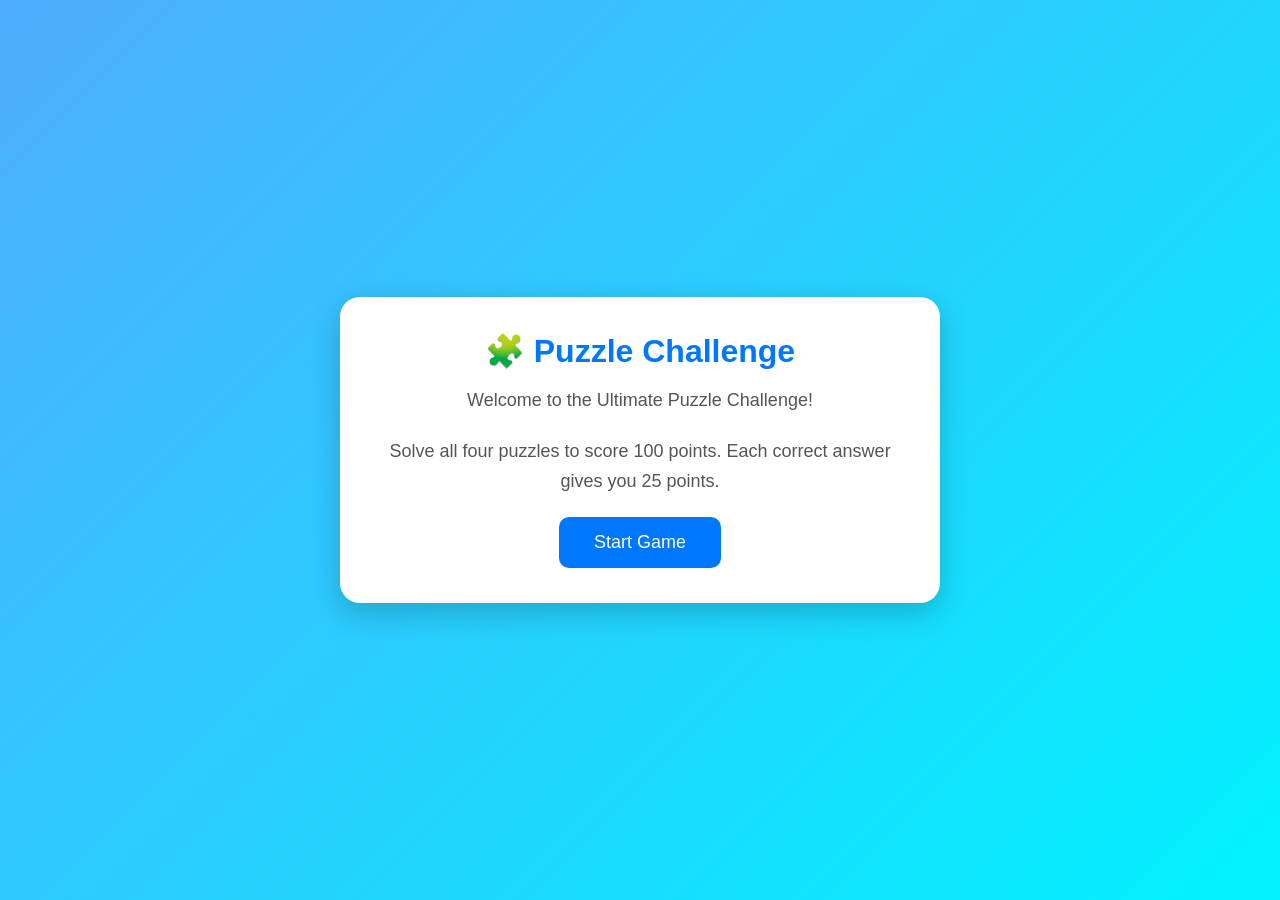
<file: index.html>
<!DOCTYPE html>
<html lang="en">
<head>
<meta charset="UTF-8">
<meta name="viewport" content="width=device-width, initial-scale=1.0">
<title>Puzzle Challenge</title>
<link rel="stylesheet" href="style.css">
</head>

<body>

<div class="container">

<h1>🧩 Puzzle Challenge</h1>

<p>
Welcome to the Ultimate Puzzle Challenge!
</p>

<p>
Solve all four puzzles to score 100 points.
Each correct answer gives you 25 points.
</p>

<button onclick="startGame()">Start Game</button>

</div>

<script src="script.js"></script>

</body>
</html>
</file>
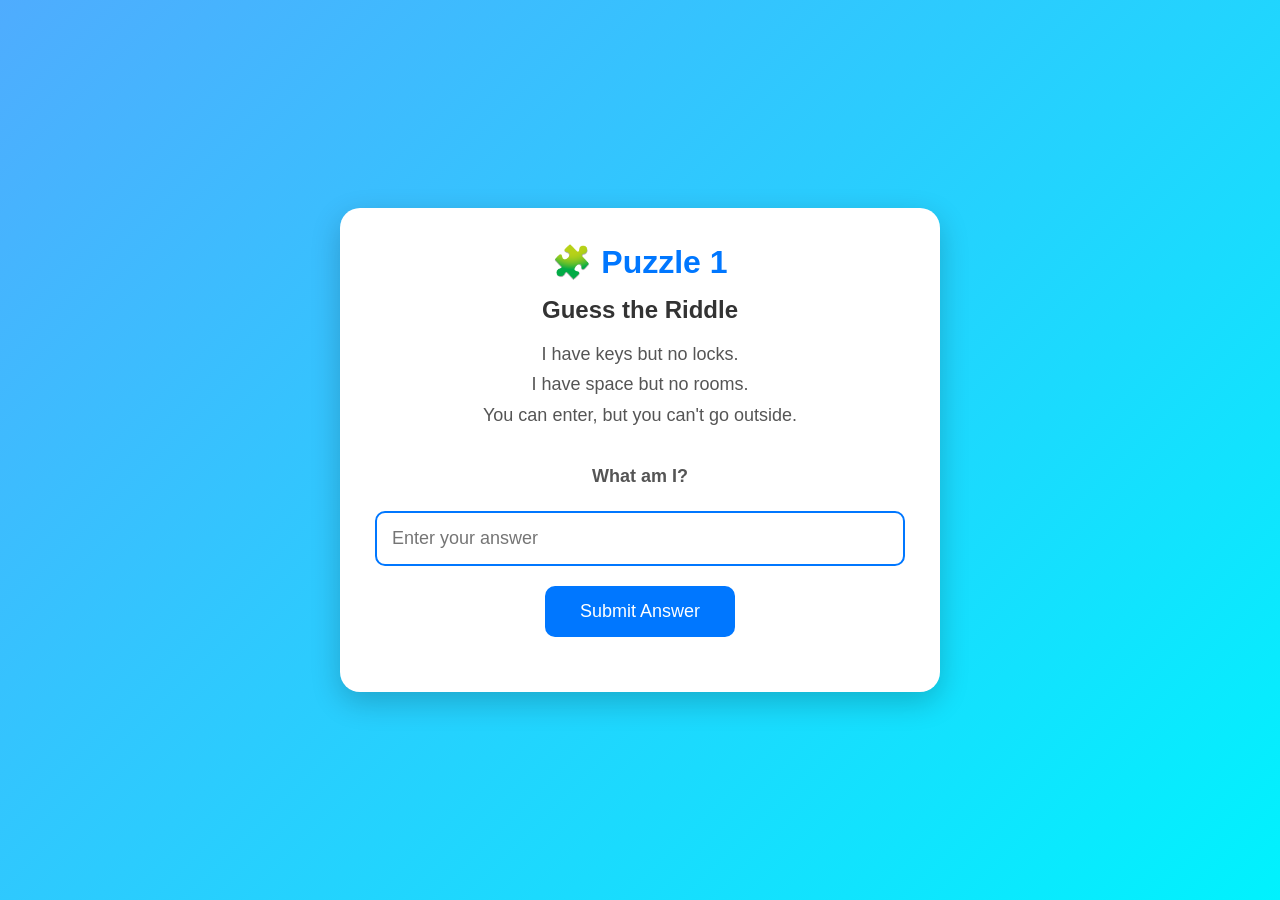
<file: puzzle1.html>
<!DOCTYPE html>
<html lang="en">
<head>
    <meta charset="UTF-8">
    <meta name="viewport" content="width=device-width, initial-scale=1.0">
    <title>Puzzle 1</title>
    <link rel="stylesheet" href="style.css">
</head>
<body>

<div class="container">

    <h1>🧩 Puzzle 1</h1>

    <h2>Guess the Riddle</h2>

    <p>
        I have keys but no locks.<br>
        I have space but no rooms.<br>
        You can enter, but you can't go outside.<br><br>

        <strong>What am I?</strong>
    </p>

    <input
        type="text"
        id="answer"
        placeholder="Enter your answer">

    <button onclick="checkAnswer('keyboard','puzzle2.html')">
        Submit Answer
    </button>

    <p id="result"></p>

</div>

<script src="script.js"></script>

</body>
</html>
</file>
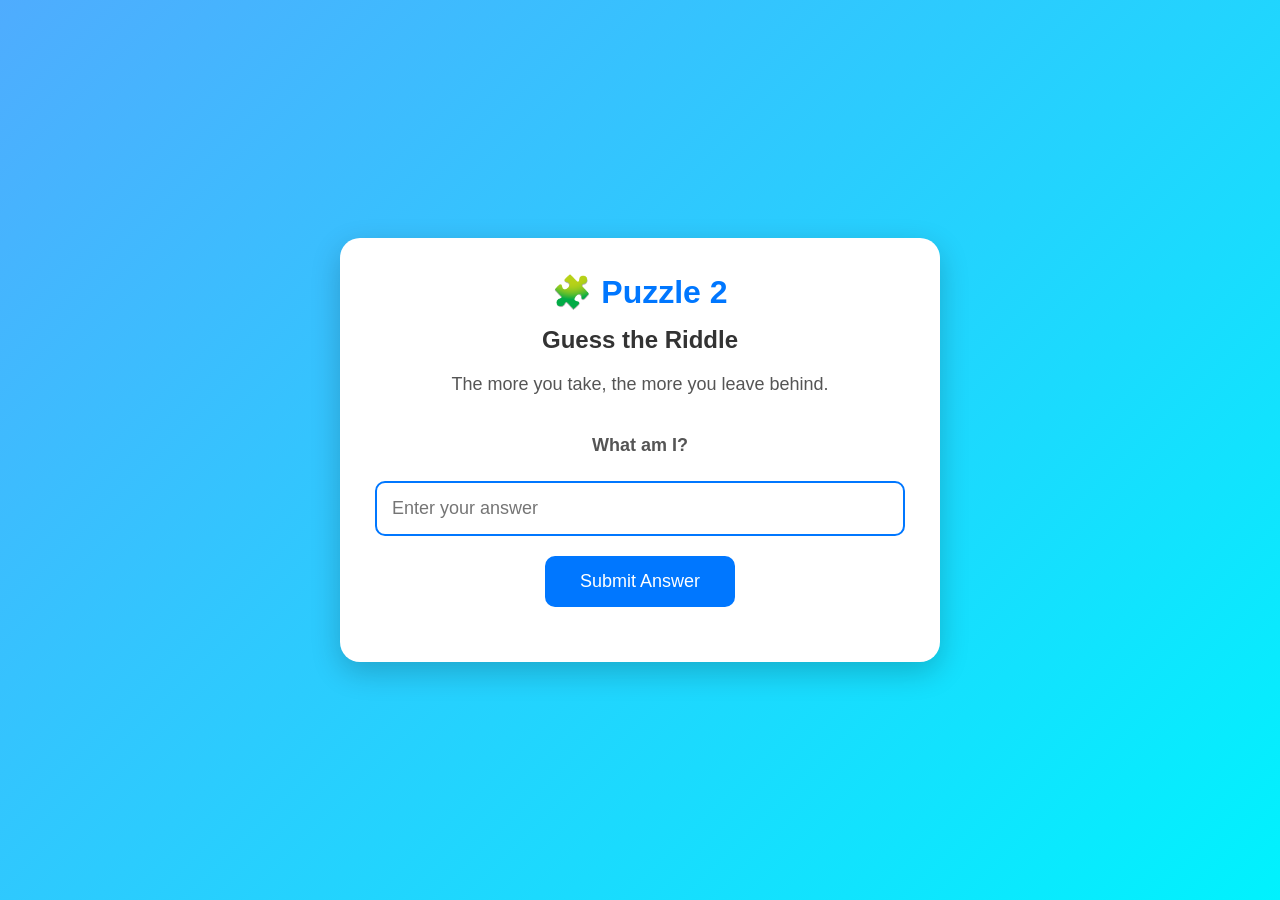
<file: puzzle2.html>
<!DOCTYPE html>
<html lang="en">
<head>
    <meta charset="UTF-8">
    <meta name="viewport" content="width=device-width, initial-scale=1.0">
    <title>Puzzle 2</title>
    <link rel="stylesheet" href="style.css">
</head>
<body>

<div class="container">

    <h1>🧩 Puzzle 2</h1>

    <h2>Guess the Riddle</h2>

    <p>
        The more you take, the more you leave behind.<br><br>

        <strong>What am I?</strong>
    </p>

    <input
        type="text"
        id="answer"
        placeholder="Enter your answer">

    <button onclick="checkAnswer('footsteps','puzzle3.html')">
        Submit Answer
    </button>

    <p id="result"></p>

</div>

<script src="script.js"></script>

</body>
</html>
</file>
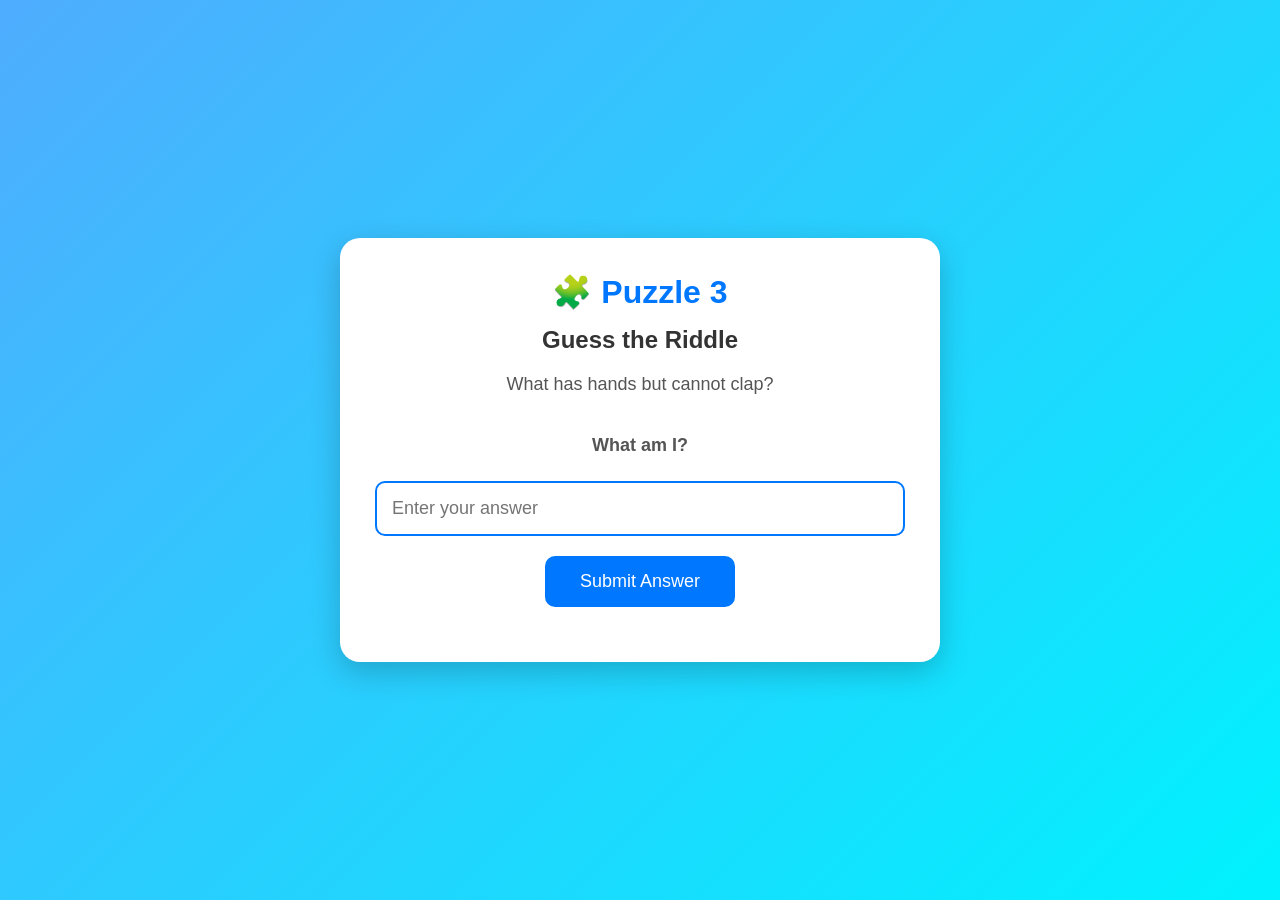
<file: puzzle3.html>
<!DOCTYPE html>
<html lang="en">
<head>
    <meta charset="UTF-8">
    <meta name="viewport" content="width=device-width, initial-scale=1.0">
    <title>Puzzle 3</title>
    <link rel="stylesheet" href="style.css">
</head>
<body>

<div class="container">

    <h1>🧩 Puzzle 3</h1>

    <h2>Guess the Riddle</h2>

    <p>
        What has hands but cannot clap?<br><br>

        <strong>What am I?</strong>
    </p>

    <input
        type="text"
        id="answer"
        placeholder="Enter your answer">

    <button onclick="checkAnswer('clock','puzzle4.html')">
        Submit Answer
    </button>

    <p id="result"></p>

</div>

<script src="script.js"></script>

</body>
</html>
</file>
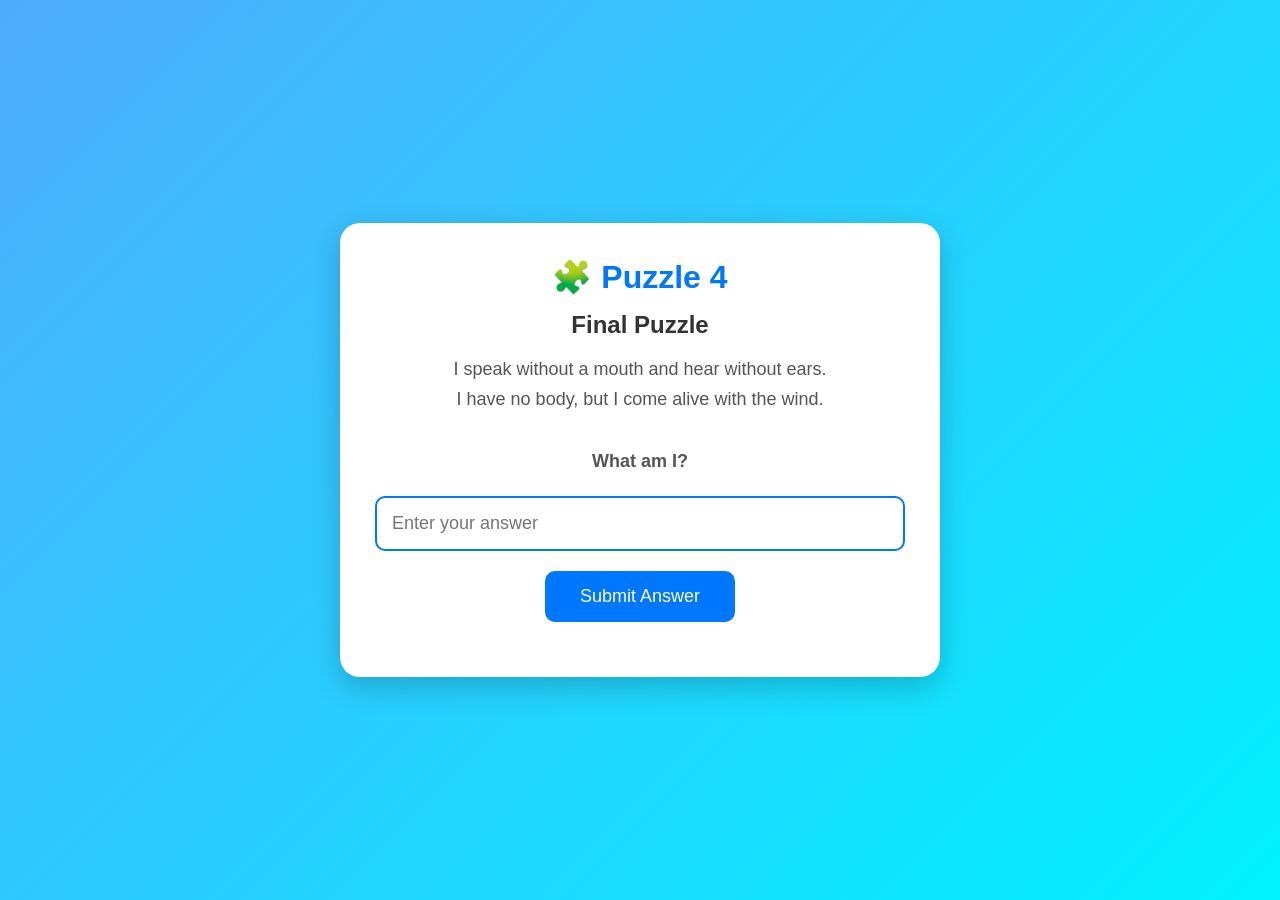
<file: puzzle4.html>
<!DOCTYPE html>
<html lang="en">
<head>
    <meta charset="UTF-8">
    <meta name="viewport" content="width=device-width, initial-scale=1.0">
    <title>Puzzle 4</title>
    <link rel="stylesheet" href="style.css">
</head>
<body>

<div class="container">

    <h1>🧩 Puzzle 4</h1>

    <h2>Final Puzzle</h2>

    <p>
        I speak without a mouth and hear without ears.<br>
        I have no body, but I come alive with the wind.<br><br>

        <strong>What am I?</strong>
    </p>

    <input
        type="text"
        id="answer"
        placeholder="Enter your answer">

    <button onclick="checkAnswer('echo','score.html')">
        Submit Answer
    </button>

    <p id="result"></p>

</div>

<script src="script.js"></script>

</body>
</html>
</file>
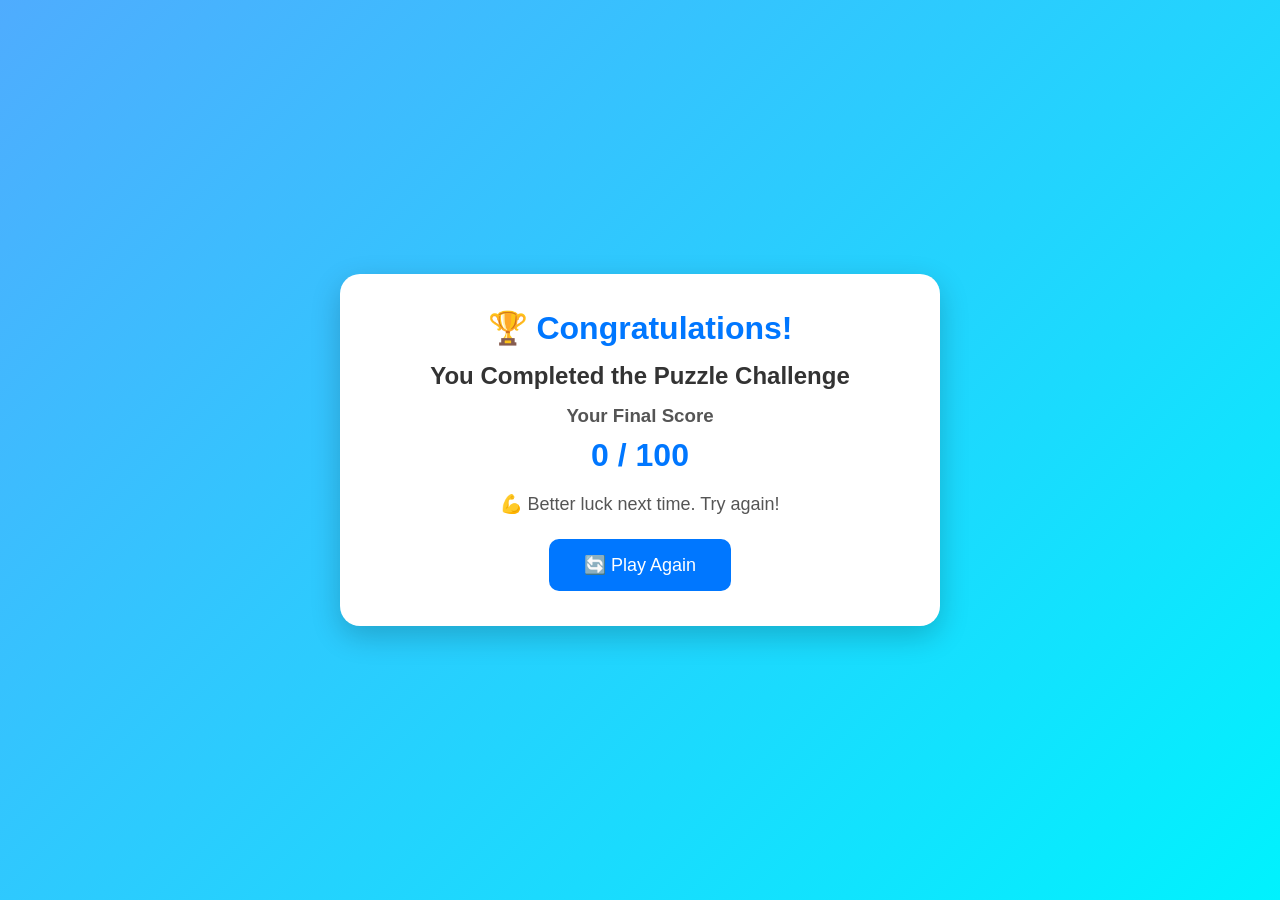
<file: score.html>
<!DOCTYPE html>
<html lang="en">
<head>
    <meta charset="UTF-8">
    <meta name="viewport" content="width=device-width, initial-scale=1.0">
    <title>Final Score</title>
    <link rel="stylesheet" href="style.css">
</head>
<body onload="showScore()">

<div class="container">

    <h1>🏆 Congratulations!</h1>

    <h2>You Completed the Puzzle Challenge</h2>

    <h3>Your Final Score</h3>

    <h1 id="score">0 / 100</h1>

    <p id="message"></p>

    <button onclick="restartGame()">
        🔄 Play Again
    </button>

</div>

<script src="script.js"></script>

</body>
</html>
</file>
<file: style.css>
/* Reset */
*{
    margin:0;
    padding:0;
    box-sizing:border-box;
    font-family:Arial, Helvetica, sans-serif;
}

/* Body */
body{
    background:linear-gradient(135deg,#4facfe,#00f2fe);
    min-height:100vh;
    display:flex;
    justify-content:center;
    align-items:center;
    padding:20px;
}

/* Main Container */
.container{
    background:#fff;
    width:100%;
    max-width:600px;
    padding:35px;
    border-radius:20px;
    box-shadow:0 10px 30px rgba(0,0,0,0.2);
    text-align:center;
}

/* Headings */
h1{
    color:#0077ff;
    margin-bottom:15px;
}

h2{
    color:#333;
    margin-bottom:15px;
}

h3{
    color:#555;
    margin-bottom:10px;
}

/* Paragraph */
p{
    color:#555;
    line-height:1.7;
    margin-bottom:20px;
    font-size:18px;
}

/* Input */
input{
    width:100%;
    padding:15px;
    font-size:18px;
    border:2px solid #0077ff;
    border-radius:10px;
    outline:none;
    margin-bottom:20px;
}

/* Button */
button{
    background:#0077ff;
    color:white;
    border:none;
    padding:15px 35px;
    border-radius:10px;
    font-size:18px;
    cursor:pointer;
    transition:0.3s;
}

button:hover{
    background:#005fd1;
    transform:scale(1.05);
}

/* Result */
.correct{
    color:green;
    font-weight:bold;
    margin-top:15px;
}

.wrong{
    color:red;
    font-weight:bold;
    margin-top:15px;
}

/* Responsive */
@media (max-width:768px){

.container{
    padding:25px;
}

h1{
    font-size:30px;
}

h2{
    font-size:22px;
}

p{
    font-size:16px;
}

button{
    width:100%;
}

input{
    font-size:16px;
}

}
</file>
